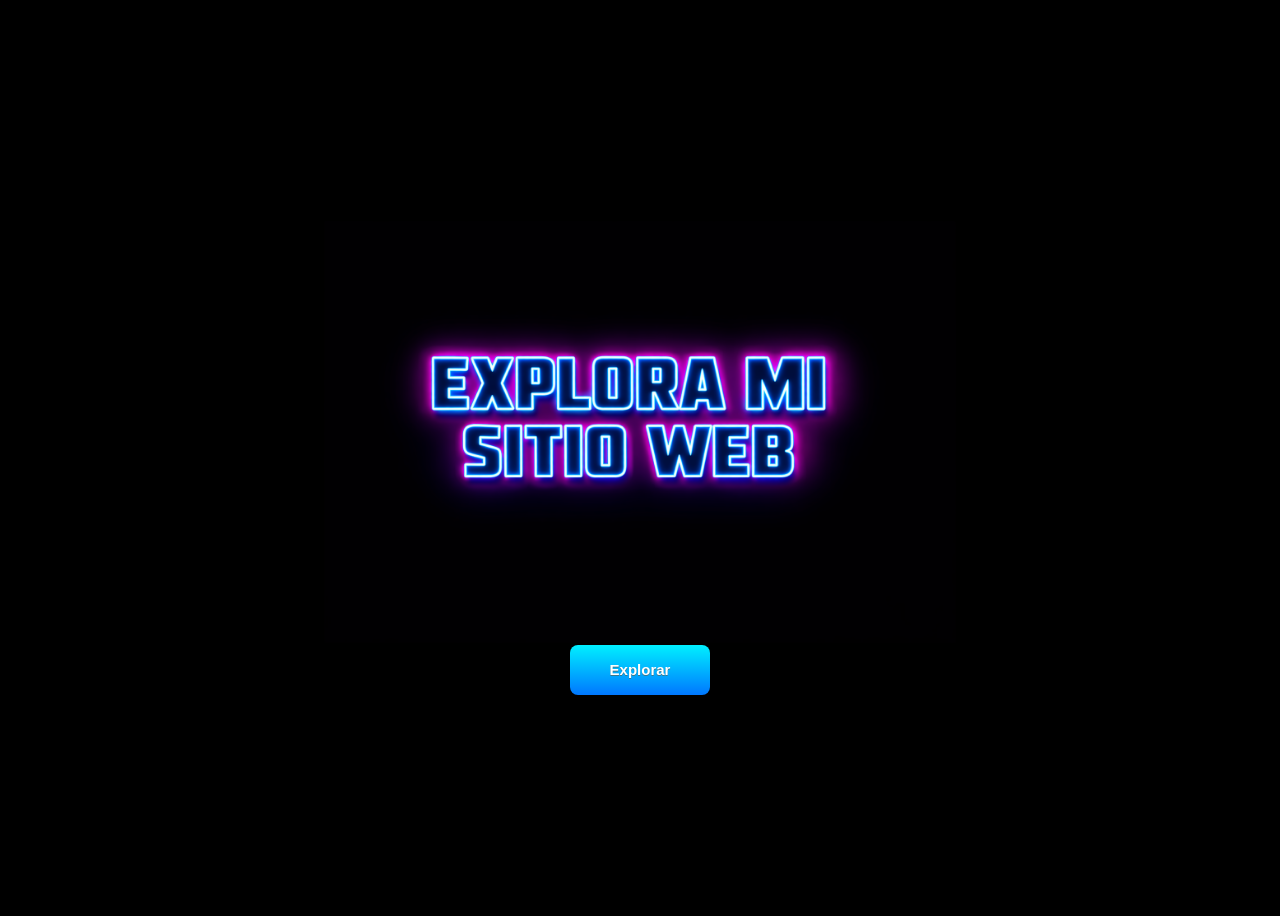
<file: index.html>
<!DOCTYPE html> <!-- Indica que el documento es HTML5, la versión estándar actual -->

<html lang="es"> <!-- Abre el documento HTML y especifica que el idioma principal es español -->
<head><!-- Sección de cabecera: aquí van configuraciones y enlaces, no contenido visible -->

    <meta charset="UTF-8"> <!-- Define la codificación de caracteres como UTF-8, para que se muestren bien acentos y caracteres especiales -->

    <meta name="viewport" content="width=device-width, initial-scale=1.0"> <!-- Hace que la página sea responsive: adapta el contenido al ancho de la pantalla del dispositivo -->

    <Title>Prototipo Web</Title> <!-- Título de la página, aparece en la pestaña del navegador -->
    <link rel="stylesheet" href="style.css"> <!-- Conecta el archivo CSS externo llamado style.css, donde están los estilos visuales -->

</head>
<body> <!-- Sección visible de la página: aquí va el contenido que el usuario ve -->
    <img src="imagenes/titulo.png" alt="Explora mi sitio web"> 
    <!-- Inserta una imagen (tu título en PNG). El atributo alt describe la imagen si no se carga -->
    <a href="Servicios/servicios.html" class="buttonClass">Explorar</a> <!-- Crea un botón. -->
</body> <!-- Cierra la sección visible de la página -->
</file>
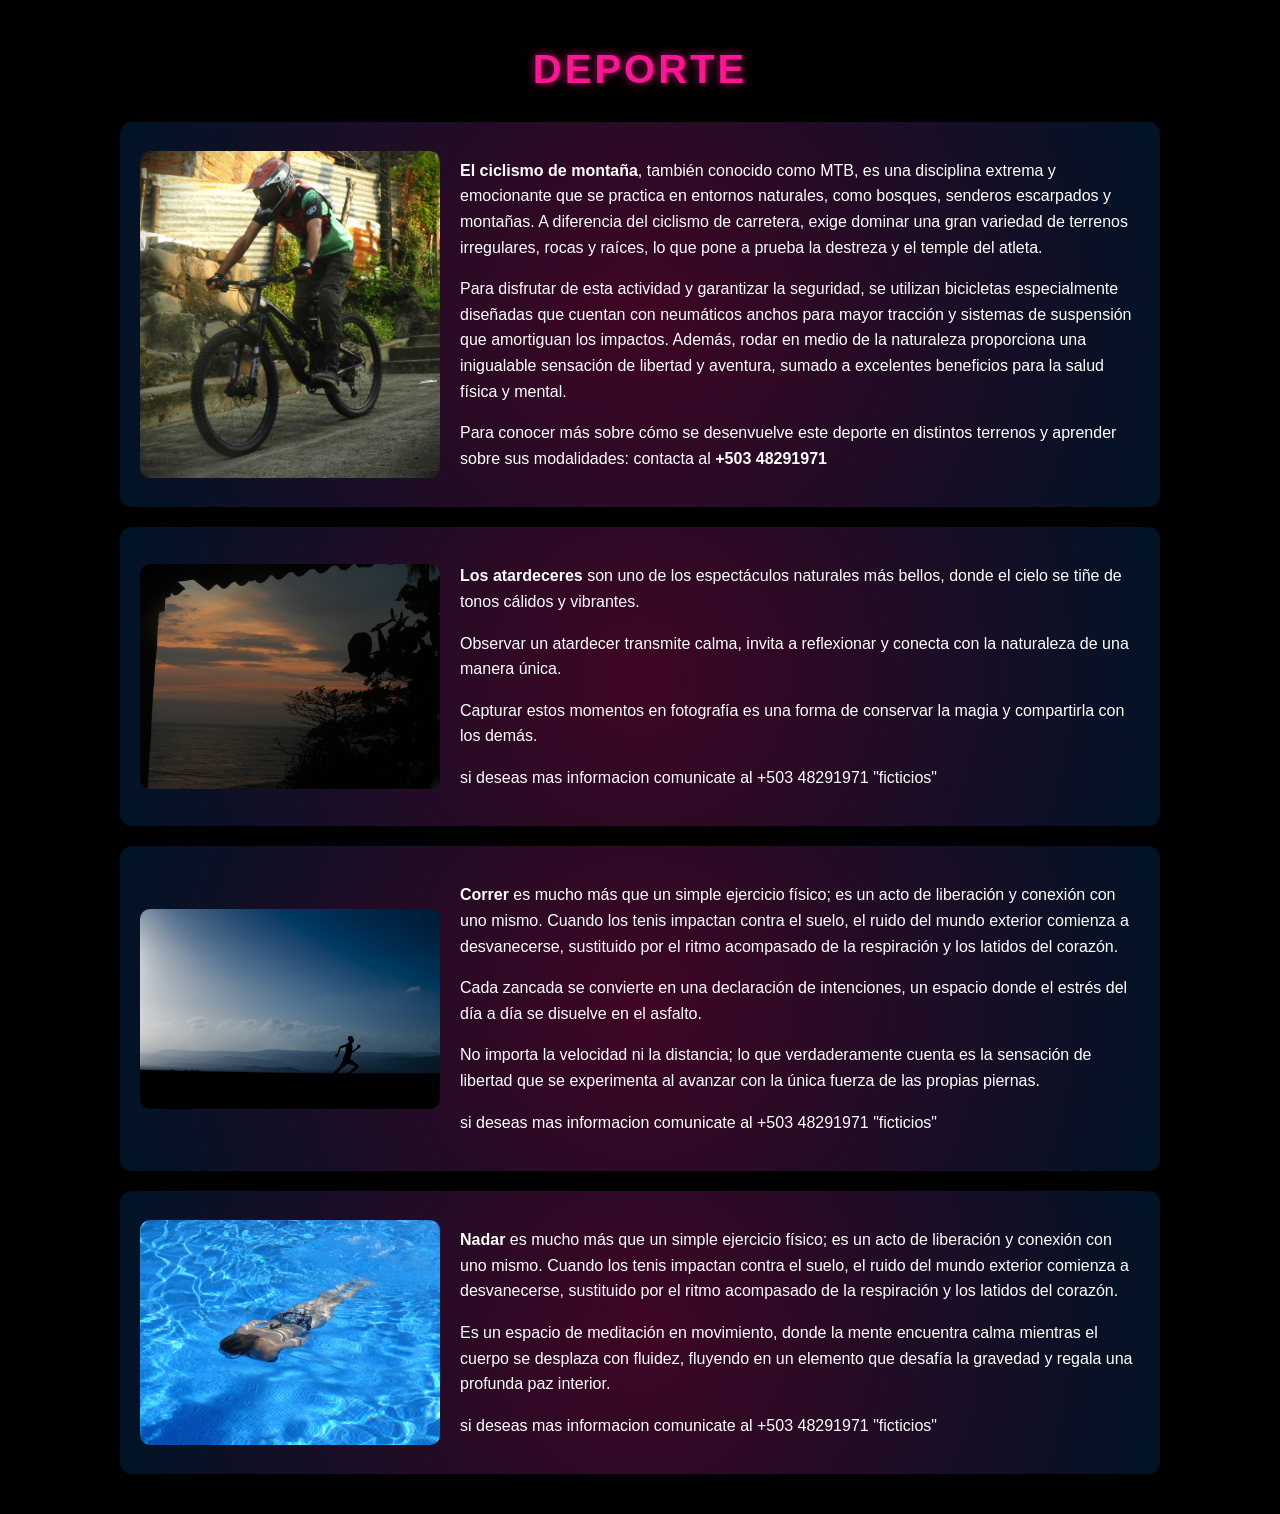
<file: Servicios/deporte.html>
<!DOCTYPE html>
<html lang="es">
<head>
    <meta charset="UTF-8">
    <meta name="viewport" content="width=device-width, initial-scale=1.0">
    <title>Deporte</title>
     <link rel="stylesheet" href="deporte.css"> <!-- Enlaza tu hoja de estilos CSS -->
</head>
<body> <!-- Apertura del cuerpo del documento: todo lo visible en la página va aquí -->

    <h1>Deporte</h1> <!-- Encabezado principal de nivel 1, muestra el título "Deporte" -->

    <div class="card"> <!-- Contenedor principal con clase "card", agrupa imagen y texto como una tarjeta -->

        <img src="../imagenes/Manuel.JPG" alt="Manuel"> <!-- Imagen de la tarjeta: 
             - src: ruta del archivo de imagen 
             - alt: texto alternativo si la imagen no carga -->

        <div class="card-text"> <!-- Contenedor del texto dentro de la tarjeta -->

            <p><strong>El ciclismo de montaña</strong>, también conocido como MTB, 
            es una disciplina extrema y emocionante que se practica en entornos naturales, 
            como bosques, senderos escarpados y montañas. 
            A diferencia del ciclismo de carretera, exige dominar una gran variedad de terrenos irregulares, 
            rocas y raíces, lo que pone a prueba la destreza y el temple del atleta.</p> <!-- Primer párrafo descriptivo, con <strong> para resaltar -->

            <p>Para disfrutar de esta actividad y garantizar la seguridad, 
            se utilizan bicicletas especialmente diseñadas que cuentan con neumáticos anchos para mayor tracción 
            y sistemas de suspensión que amortiguan los impactos. 
            Además, rodar en medio de la naturaleza proporciona una inigualable sensación de libertad y aventura, 
            sumado a excelentes beneficios para la salud física y mental.</p> <!-- Segundo párrafo: explica equipamiento y beneficios -->

            <p>Para conocer más sobre cómo se desenvuelve este deporte en distintos terrenos 
            y aprender sobre sus modalidades: contacta al <strong>+503 48291971</strong></p> <!-- Tercer párrafo: información de contacto, número resaltado -->

        </div> <!-- Cierre del contenedor de texto -->

    </div> <!-- Cierre del contenedor de la tarjeta -->
    <!-- Tarjeta 2: Atardeceres -->
    <div class="card">
        <img src="../imagenes/atardecer.JPG" alt="atardecer"> <!-- Imagen del atardecer -->
        <div class="card-text">
            <p><strong>Los atardeceres</strong> son uno de los espectáculos naturales más bellos, donde el cielo se tiñe de tonos cálidos y vibrantes.</p>
            <p>Observar un atardecer transmite calma, invita a reflexionar y conecta con la naturaleza de una manera única.</p>
            <p>Capturar estos momentos en fotografía es una forma de conservar la magia y compartirla con los demás.</p>
            <p>si deseas mas informacion comunicate al +503 48291971 "ficticios"</p>
        </div>
    </div>

    <!-- Tarjeta 3: correr -->
    <div class="card">
        <img src="../imagenes/correr.jpg" alt="correr"> <!-- Imagen del atardecer -->
        <div class="card-text">
            <p><strong>Correr</strong> es mucho más que un simple ejercicio físico; es un acto de liberación y conexión con uno mismo. Cuando los tenis impactan contra el suelo, el ruido del mundo exterior comienza a desvanecerse, sustituido por el ritmo acompasado de la respiración y los latidos del corazón.</p>
            <p>Cada zancada se convierte en una declaración de intenciones, un espacio donde el estrés del día a día se disuelve en el asfalto.</p>
            <p>No importa la velocidad ni la distancia; lo que verdaderamente cuenta es la sensación de libertad que se experimenta al avanzar con la única fuerza de las propias piernas.</p>
            <p>si deseas mas informacion comunicate al +503 48291971 "ficticios"</p>
        </div>
    </div>

    <!-- Tarjeta 4: nadar -->
    <div class="card">
        <img src="../imagenes/nadar.jpg" alt="nadar"> <!-- Imagen del atardecer -->
        <div class="card-text">
            <p><strong>Nadar</strong> es mucho más que un simple ejercicio físico; es un acto de liberación y conexión con uno mismo. Cuando los tenis impactan contra el suelo, el ruido del mundo exterior comienza a desvanecerse, sustituido por el ritmo acompasado de la respiración y los latidos del corazón.</p>
            <p>Es un espacio de meditación en movimiento, donde la mente encuentra calma mientras el cuerpo se desplaza con fluidez, fluyendo en un elemento que desafía la gravedad y regala una profunda paz interior.</p>
            <p>si deseas mas informacion comunicate al +503 48291971 "ficticios"</p>
        </div>
    </div>

</body> <!-- Cierre del cuerpo del documento -->

</html>
</file>
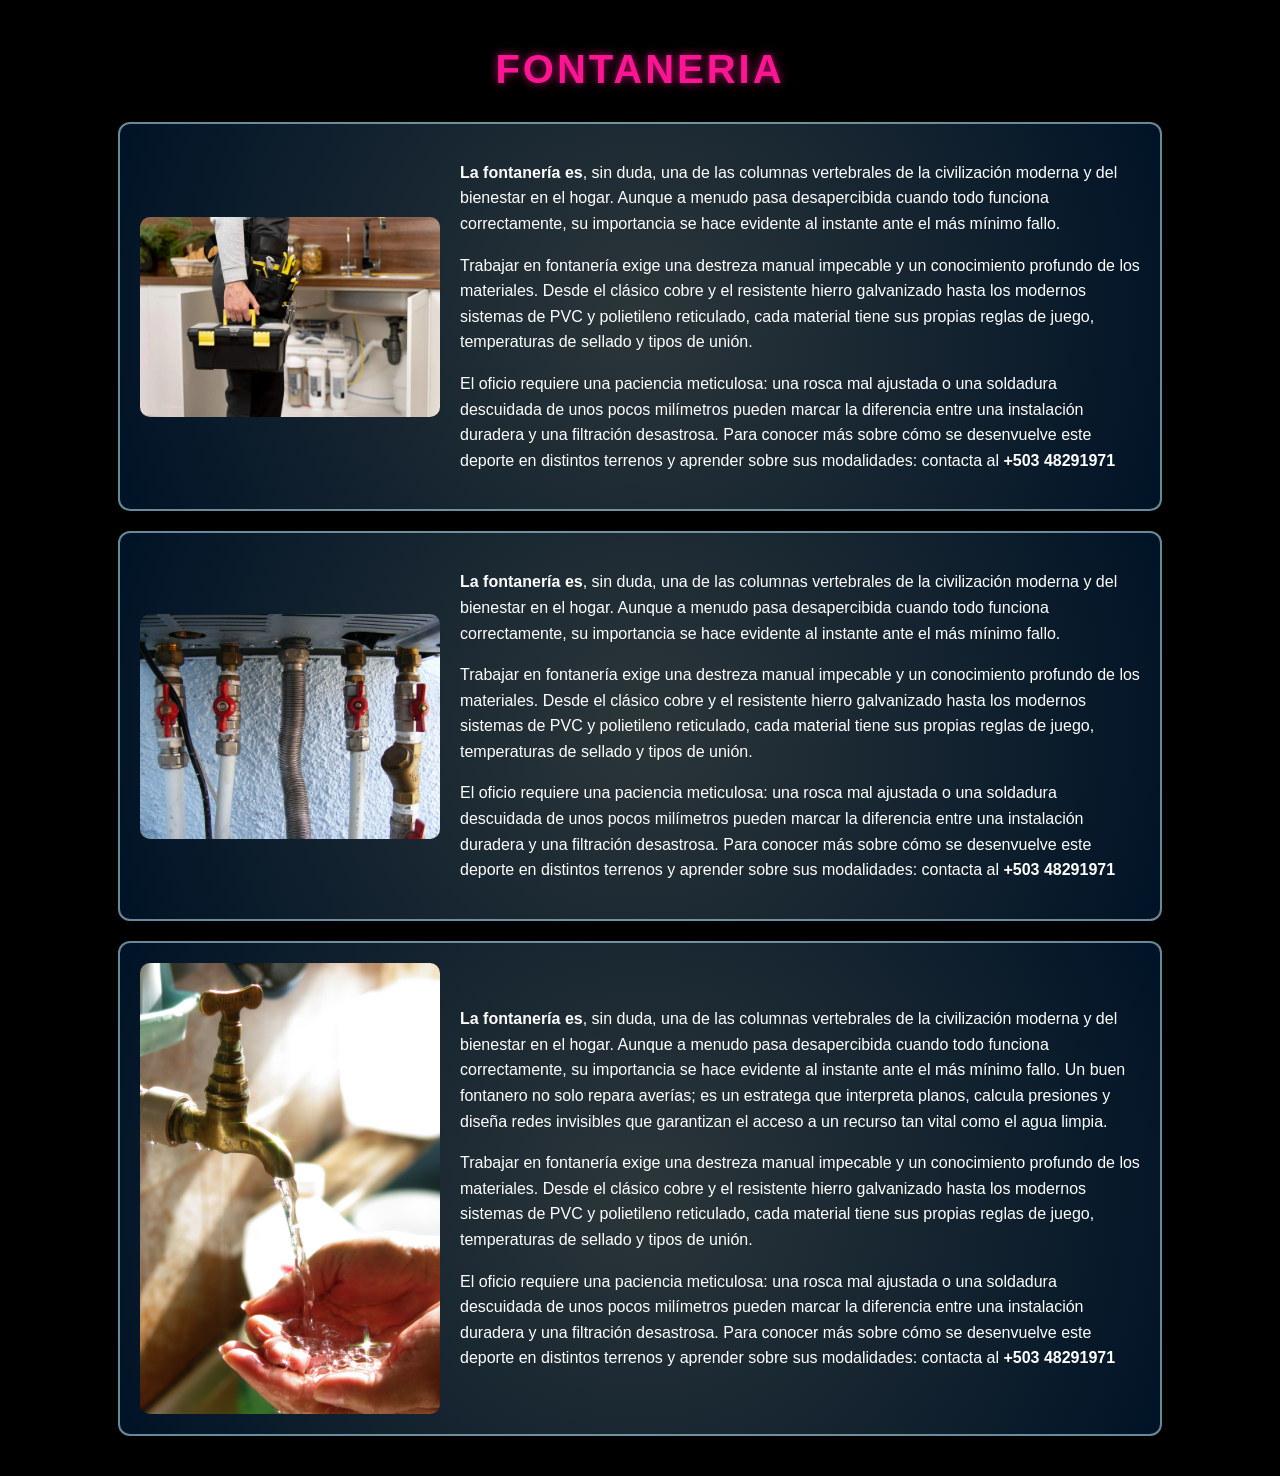
<file: Servicios/fontaneria.html>
<!DOCTYPE html>
<html lang="es">
<head>
<meta charset="UTF-8">
<meta name="viewport" content="width=device-width, initial-scale=1.0">
<title>Fontaneria</title>
<link rel="stylesheet" href="fontaneria.css"> <!-- Enlaza tu hoja de estilos CSS -->
</head>
<body>	
	<body><!-- Apertura del cuerpo del documento: todo lo visible en la página va aquí -->

    <h1>Fontaneria</h1> <!-- Encabezado principal de nivel 1, muestra el título "Deporte" -->

    <div class="card"> <!-- Contenedor principal con clase "card", agrupa imagen y texto como una tarjeta -->

        <img src="../imagenes/herramientas.png" alt="herramientas"> <!-- Imagen de la tarjeta: 
             - src: ruta del archivo de imagen 
             - alt: texto alternativo si la imagen no carga -->

        <div class="card-text"> <!-- Contenedor del texto dentro de la tarjeta -->

            <p><strong>La fontanería es</strong>, sin duda, una de las columnas vertebrales de la civilización moderna y del bienestar en el hogar. Aunque a menudo pasa desapercibida cuando todo funciona correctamente, su importancia se hace evidente al instante ante el más mínimo fallo.</p> <!-- Primer párrafo descriptivo, con <strong> para resaltar -->

            <p>Trabajar en fontanería exige una destreza manual impecable y un conocimiento profundo de los materiales. Desde el clásico cobre y el resistente hierro galvanizado hasta los modernos sistemas de PVC y polietileno reticulado, cada material tiene sus propias reglas de juego, temperaturas de sellado y tipos de unión.</p> <!-- Segundo párrafo: explica equipamiento y beneficios -->

            <p>El oficio requiere una paciencia meticulosa: una rosca mal ajustada o una soldadura descuidada de unos pocos milímetros pueden marcar la diferencia entre una instalación duradera y una filtración desastrosa. Para conocer más sobre cómo se desenvuelve este deporte en distintos terrenos 
            y aprender sobre sus modalidades: contacta al <strong>+503 48291971</strong></p> <!-- Tercer párrafo: información de contacto, número resaltado -->

        </div> <!-- Cierre del contenedor de texto -->
        </div> <!-- Cierre del contenedor de la tarjeta -->

         <div class="card"> <!-- Contenedor principal con clase "card", agrupa imagen y texto como una tarjeta -->

        <img src="../imagenes/tubo.jpg" alt="tubo"> <!-- Imagen de la tarjeta: 
             - src: ruta del archivo de imagen 
             - alt: texto alternativo si la imagen no carga -->

        <div class="card-text"> <!-- Contenedor del texto dentro de la tarjeta -->

            <p><strong>La fontanería es</strong>, sin duda, una de las columnas vertebrales de la civilización moderna y del bienestar en el hogar. Aunque a menudo pasa desapercibida cuando todo funciona correctamente, su importancia se hace evidente al instante ante el más mínimo fallo. </p> <!-- Primer párrafo descriptivo, con <strong> para resaltar -->

            <p>Trabajar en fontanería exige una destreza manual impecable y un conocimiento profundo de los materiales. Desde el clásico cobre y el resistente hierro galvanizado hasta los modernos sistemas de PVC y polietileno reticulado, cada material tiene sus propias reglas de juego, temperaturas de sellado y tipos de unión.</p> <!-- Segundo párrafo: explica equipamiento y beneficios -->

            <p>El oficio requiere una paciencia meticulosa: una rosca mal ajustada o una soldadura descuidada de unos pocos milímetros pueden marcar la diferencia entre una instalación duradera y una filtración desastrosa. Para conocer más sobre cómo se desenvuelve este deporte en distintos terrenos 
            y aprender sobre sus modalidades: contacta al <strong>+503 48291971</strong></p> <!-- Tercer párrafo: información de contacto, número resaltado -->

        </div> <!-- Cierre del contenedor de texto -->
        </div> <!-- Cierre del contenedor de la tarjeta -->

        <div class="card"> <!-- Contenedor principal con clase "card", agrupa imagen y texto como una tarjeta -->

        <img src="../imagenes/chorro.jpg" alt="chorro"> <!-- Imagen de la tarjeta: 
             - src: ruta del archivo de imagen 
             - alt: texto alternativo si la imagen no carga -->

        <div class="card-text"> <!-- Contenedor del texto dentro de la tarjeta -->

            <p><strong>La fontanería es</strong>, sin duda, una de las columnas vertebrales de la civilización moderna y del bienestar en el hogar. Aunque a menudo pasa desapercibida cuando todo funciona correctamente, su importancia se hace evidente al instante ante el más mínimo fallo. Un buen fontanero no solo repara averías; es un estratega que interpreta planos, calcula presiones y diseña redes invisibles que garantizan el acceso a un recurso tan vital como el agua limpia.</p> <!-- Primer párrafo descriptivo, con <strong> para resaltar -->

            <p>Trabajar en fontanería exige una destreza manual impecable y un conocimiento profundo de los materiales. Desde el clásico cobre y el resistente hierro galvanizado hasta los modernos sistemas de PVC y polietileno reticulado, cada material tiene sus propias reglas de juego, temperaturas de sellado y tipos de unión.</p> <!-- Segundo párrafo: explica equipamiento y beneficios -->

            <p>El oficio requiere una paciencia meticulosa: una rosca mal ajustada o una soldadura descuidada de unos pocos milímetros pueden marcar la diferencia entre una instalación duradera y una filtración desastrosa. Para conocer más sobre cómo se desenvuelve este deporte en distintos terrenos 
            y aprender sobre sus modalidades: contacta al <strong>+503 48291971</strong></p> <!-- Tercer párrafo: información de contacto, número resaltado -->

        </div> <!-- Cierre del contenedor de texto -->
        </div> <!-- Cierre del contenedor de la tarjeta -->
</body>
</html>
</file>
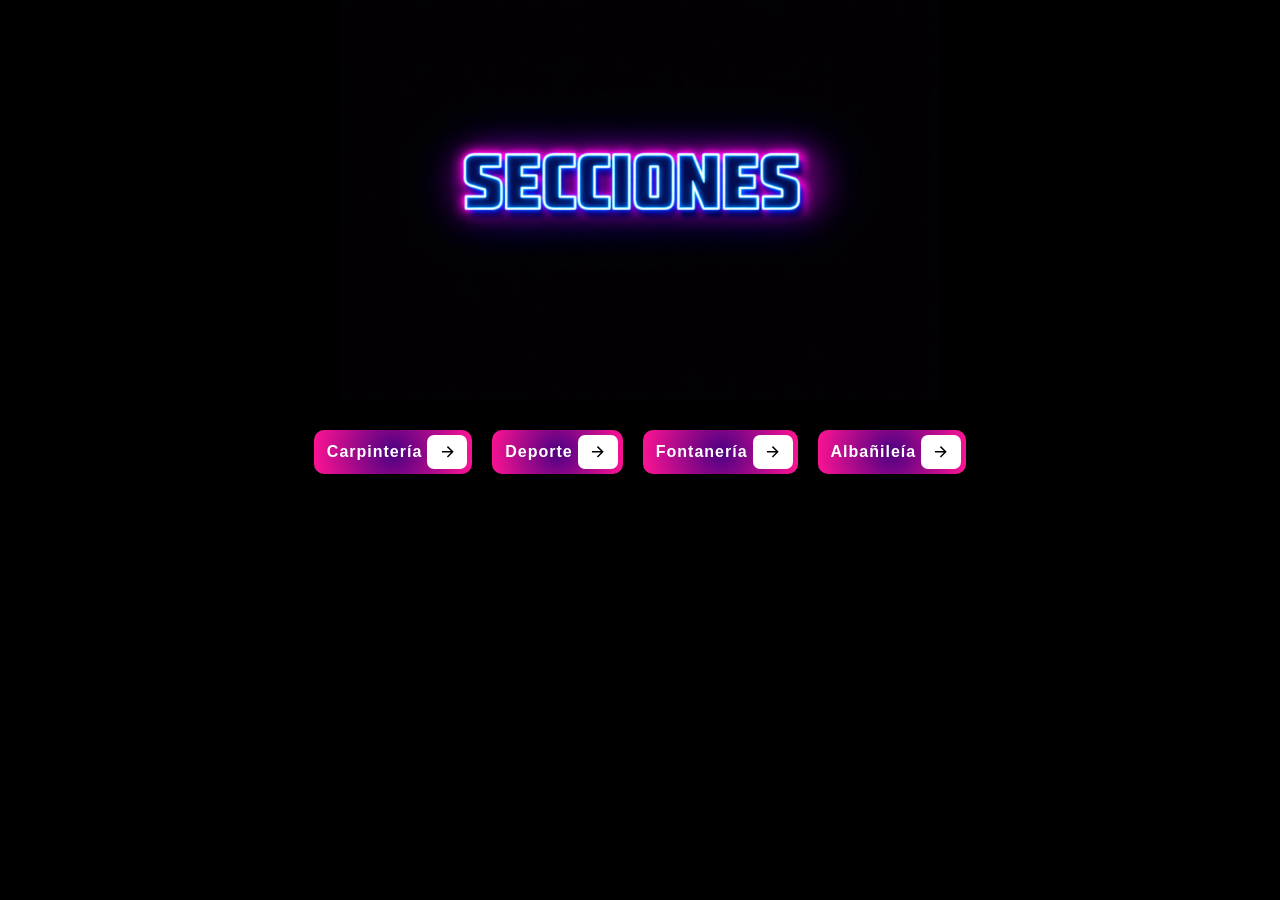
<file: Servicios/servicios.html>
<!DOCTYPE html> <!-- Define el tipo de documento: HTML5 -->
<html lang="es"> <!-- Indica que el contenido está en español -->
<head>
    <meta charset="UTF-8"> <!-- Configura la codificación de caracteres (UTF-8) -->
    <meta name="viewport" content="width=device-width, initial-scale=1.0"> <!-- Hace que la página sea responsive en móviles -->
    <title>Secciones</title> <!-- Título que aparece en la pestaña del navegador -->
    <link rel="stylesheet" href="servicios.css"> <!-- Enlaza tu hoja de estilos CSS -->
</head>
<body>
   <div class="contenedor"> <!-- Contenedor principal que agrupa título y botones -->

    <!-- Imagen del título principal -->
    <img src="../imagenes/secciones.png" alt="titulo-secciones" class="titulo-secciones"> 
    <!-- Muestra la imagen "secciones.png" como encabezado visual -->

    <!-- Contenedor de las secciones -->
    <div class="secciones"> <!-- Agrupa los botones de navegación -->

        <!-- Botón Carpintería -->
        <a href="carpinteria.html" class="btn-155"> <!-- Enlace que lleva a carpinteria.html -->
            <span class="button-icon"> <!-- Contenedor del ícono dentro del botón -->
                <svg xmlns="http://www.w3.org/2000/svg" fill="currentcolor" viewBox="0 0 24 24"> <!-- Ícono SVG de flecha -->
                    <path d="M16.1716 10.9999L10.8076 5.63589L12.2218 4.22168L20 11.9999L12.2218 19.778L10.8076 18.3638L16.1716 12.9999H4V10.9999H16.1716Z"></path>
                </svg>
            </span>
            <span class="button-text">Carpintería</span> <!-- Texto visible del botón -->
        </a>

        <!-- Botón Deporte -->
        <a href="deporte.html" class="btn-155"> <!-- Enlace que lleva a deporte.html -->
            <span class="button-icon"> <!-- Ícono dentro del botón -->
                <svg xmlns="http://www.w3.org/2000/svg" fill="currentcolor" viewBox="0 0 24 24">
                    <path d="M16.1716 10.9999L10.8076 5.63589L12.2218 4.22168L20 11.9999L12.2218 19.778L10.8076 18.3638L16.1716 12.9999H4V10.9999H16.1716Z"></path>
                </svg>
            </span>
            <span class="button-text">Deporte</span> <!-- Texto visible del botón -->
        </a>

        <!-- Botón Fontanería -->
        <a href="fontaneria.html" class="btn-155"> <!-- Enlace que lleva a fontaneria.html -->
            <span class="button-icon"> <!-- Ícono dentro del botón -->
                <svg xmlns="http://www.w3.org/2000/svg" fill="currentcolor" viewBox="0 0 24 24">
                    <path d="M16.1716 10.9999L10.8076 5.63589L12.2218 4.22168L20 11.9999L12.2218 19.778L10.8076 18.3638L16.1716 12.9999H4V10.9999H16.1716Z"></path>
                </svg>
            </span>
            <span class="button-text">Fontanería</span> <!-- Texto visible del botón -->
        </a>

        </a>

        <!-- Botón albañileria -->
        <a href="fontaneria.html" class="btn-155"> <!-- Enlace que lleva a fontaneria.html -->
            <span class="button-icon"> <!-- Ícono dentro del botón -->
                <svg xmlns="http://www.w3.org/2000/svg" fill="currentcolor" viewBox="0 0 24 24">
                    <path d="M16.1716 10.9999L10.8076 5.63589L12.2218 4.22168L20 11.9999L12.2218 19.778L10.8076 18.3638L16.1716 12.9999H4V10.9999H16.1716Z"></path>
                </svg>
            </span>
            <span class="button-text">Albañileía</span> <!-- Texto visible del botón -->
        </a>
    </div> <!-- Cierre del contenedor de secciones -->
</div> <!-- Cierre del contenedor principal -->

</body>
</html>
</file>
<file: style.css>
body {
  display: flex;              /* Convierte el body en un contenedor flexbox */
  flex-direction: column;     /* Coloca los elementos uno debajo del otro (verticalmente) */
  justify-content: center;    /* Centra los elementos verticalmente en la pantalla */
  align-items: center;        /* Centra los elementos horizontalmente */
  min-height: 100vh;          /* Hace que el body ocupe toda la altura de la ventana (viewport height) */
  background-color: #000;     /* Fondo negro sólido en toda la página */
  overflow: hidden;           /* Evita que el contenido se desborde fuera de la pantalla */
}

img {
  max-width: 90%;             /* La imagen nunca será más ancha que el 90% del ancho disponible */
  height: auto;               /* Mantiene la proporción original de la imagen */
  display: block;             /* Elimina espacios extra alrededor de la imagen */
  margin: 0 auto;             /* Centra la imagen horizontalmente */
}

.buttonClass {
  text-decoration: none;   /* quita subrayado de los enlaces */
  display: inline-block;   /* hace que se comporte como botón */
  line-height: 50px;       /* centra el texto verticalmente (ajusta al alto que uses) */
  text-align: center;      /* centra el texto horizontalmente */
  font-size: 15px;            /* Tamaño del texto dentro del botón */
  font-family: Arial;         /* Fuente del texto */
  width: 140px;               /* Ancho fijo del botón */
  height: 50px;               /* Alto fijo del botón */
  border-width: 1px;          /* Grosor del borde */
  color: #fff;                /* Color del texto (blanco) */
  border-color: #599bb3;      /* Color del borde */
  font-weight: bold;          /* Texto en negrita */
  border-radius: 8px;         /* Bordes redondeados */
  text-shadow: 0px 1px 0px #3d768a; /* Sombra ligera detrás del texto */
  background: linear-gradient(#00f0ff, #0077ff); /* Fondo degradado azul */
  margin-top: 2px;           /* Espacio entre el botón y la imagen/título */
  transition: box-shadow 0.5s ease, background 0.5s ease; /* ✨ Transición suave para el box-shadow y el fondo */
}

.buttonClass:hover {
  background: linear-gradient(#599bb3, #408c99); /* Cambia el degradado al pasar el mouse */
  box-shadow: 0px 3px 14px 15px #00f0ff; /* Aparece la sombra al pasar el mouse */
}

@media (min-width: 1024px) {
  img {
    max-width: 50%;           /* En pantallas grandes (PC), la imagen se reduce al 50% del ancho */
  }
}
</file>
<file: Servicios/deporte.css>
/* ======== ESTILO PARA ENCABEZADOS H1 ======== */
h1 {
    font-size: 2.5em;                  /* 🔥 Texto más grande para destacar */
    text-align: center;                /* Centrado en la página */
    color: #ff1493;                    /* Rosa fucsia intenso */
    text-transform: uppercase;         /* Convierte el texto a mayúsculas */
    letter-spacing: 3px;               /* Espaciado entre letras para elegancia */
    margin-bottom: 30px;               /* Espacio debajo del título */
    text-shadow: 0 0 10px rgba(255, 20, 147, 0.7); /* 🔥 Sombra brillante fucsia */
}


/* ======== ESTILOS GENERALES ======== */
body {
    background-color: #000;   /* Fondo negro sólido */
    font-family: Arial, sans-serif; /* Fuente limpia */
    color: #fff;              /* Texto blanco */
    margin: 0;
    padding: 20px;
}

/* ======== TARJETA DE INFORMACIÓN ======== */
.card {
    display: flex;                     /* Imagen y texto en fila (PC/Laptop) */
    align-items: center;               /* Centra verticalmente imagen y texto */
    gap: 20px;                         /* Espacio entre imagen y texto */

    /* 🔥 MODIFICADO: gradiente radial entre fucsia y azul con transparencia */
    background: radial-gradient(circle at center, 
    rgba(255, 20, 147, 0.25),   /* Fucsia claro (DeepPink) con 25% de opacidad */
    rgba(0, 128, 255, 0.15));   /* Azul intenso con 15% de opacidad */


    border-radius: 12px;               /* Bordes redondeados */
    padding: 20px;                     /* Espacio interno */
    max-width: 1000px;                 /* Ancho máximo de la tarjeta */
    margin: 20px auto;                 /* Centrada en la página */
}

/* Imagen dentro de la tarjeta */
.card img {
    max-width: 300px;                  /* Tamaño máximo de la imagen */
    border-radius: 10px;               /* Bordes redondeados */
    flex-shrink: 0;                     /* La imagen no se reduce demasiado */
}

/* Texto dentro de la tarjeta */
.card-text {
    flex: 1;                           /* El texto ocupa el espacio restante */
    line-height: 1.6;                  /* Espaciado entre líneas */
}

/* ======== RESPONSIVE PARA MÓVILES ======== */
@media (max-width: 768px) {
    .card {
        flex-direction: column;        /* Imagen arriba, texto abajo */
        text-align: center;            /* Centra el texto en móvil */
    }

    .card img {
        max-width: 100%;               /* Imagen ocupa todo el ancho disponible */
    }

    .card-text {
        margin-top: 15px;              /* Espacio entre imagen y texto */
    }
}
</file>
<file: Servicios/fontaneria.css>
/* ======== ESTILO PARA ENCABEZADOS H1 ======== */
h1 {
    font-size: 2.5em;                  /* 🔥 Texto más grande para destacar */
    text-align: center;                /* Centrado en la página */
    color: #ff1493;                    /* Rosa fucsia intenso */
    text-transform: uppercase;         /* Convierte el texto a mayúsculas */
    letter-spacing: 3px;               /* Espaciado entre letras para elegancia */
    margin-bottom: 30px;               /* Espacio debajo del título */
    text-shadow: 0 0 10px rgba(255, 20, 147, 0.7); /* 🔥 Sombra brillante fucsia */
}


/* ======== ESTILOS GENERALES ======== */
body {
    background-color: #000;   /* Fondo negro sólido */
    font-family: Arial, sans-serif; /* Fuente limpia */
    color: #fff;              /* Texto blanco */
    margin: 0;
    padding: 20px;
}

/* ======== TARJETA DE INFORMACIÓN ======== */
.card {
    display: flex;                     /* Imagen y texto en fila (PC/Laptop) */
    align-items: center;               /* Centra verticalmente imagen y texto */
    gap: 20px;                         /* Espacio entre imagen y texto */
    /* 🔥 MODIFICADO: en lugar de solo color plano, ahora usamos un gradiente radial */
    background: radial-gradient(circle at center, 
        rgba(173, 216, 230, 0.25),     /* Celestito claro con transparencia */
        rgba(0, 128, 255, 0.15));      /* Azul más intenso, también transparente */
    border: 2px solid rgba(173, 216, 230, 0.6);  /* Borde celeste más grueso */
    border-radius: 12px;               /* Bordes redondeados */
    padding: 20px;                     /* Espacio interno */
    max-width: 1000px;                 /* Ancho máximo de la tarjeta */
    margin: 20px auto;                 /* Centrada en la página */
}

/* Imagen dentro de la tarjeta */
.card img {
    max-width: 300px;                  /* Tamaño máximo de la imagen */
    border-radius: 10px;               /* Bordes redondeados */
    flex-shrink: 0;                     /* La imagen no se reduce demasiado */
}

/* Texto dentro de la tarjeta */
.card-text {
    flex: 1;                           /* El texto ocupa el espacio restante */
    line-height: 1.6;                  /* Espaciado entre líneas */
}

/* ======== RESPONSIVE PARA MÓVILES ======== */
@media (max-width: 768px) {
    .card {
        flex-direction: column;        /* Imagen arriba, texto abajo */
        text-align: center;            /* Centra el texto en móvil */
    }

    .card img {
        max-width: 100%;               /* Imagen ocupa todo el ancho disponible */
    }

    .card-text {
        margin-top: 15px;              /* Espacio entre imagen y texto */
    }
}
</file>
<file: Servicios/servicios.css>
/* ==================== CONFIGURACIÓN GENERAL ==================== */
body {
    margin: 0;                   /* Elimina márgenes por defecto del navegador */
    padding: 0;                  /* Elimina relleno por defecto */
    background-color: #000;      /* Fondo negro uniforme */
    overflow-x: hidden;          /* 🔥 Evita la barra horizontal innecesaria */
}

/* Contenedor principal */
.contenedor {
    display: flex;               /* Activa flexbox */
    flex-direction: column;      /* Organiza en columna: primero la imagen, luego los botones */
    align-items: center;         /* Centra horizontalmente todo el contenido */
    justify-content: center;     /* Centra verticalmente si hay espacio */
    text-align: center;          /* Centra el texto dentro de los elementos */
    width: 100%;                 /* Ocupa todo el ancho disponible */
    box-sizing: border-box;      /* Incluye padding/border en el cálculo del ancho */
}

/* Imagen del título centrada */
.titulo-secciones {
    display: block;              /* Se comporta como bloque */
    margin-left: auto;           /* Empuja hacia la derecha */
    margin-right: auto;          /* Empuja hacia la izquierda → queda centrada */
    margin-bottom: 30px;         /* Espacio debajo de la imagen */
    max-width: 600px;            /* Limita el ancho máximo */
    width: 100%;                 /* 🔥 Ocupa todo el ancho disponible del contenedor */
    height: auto;                /* Mantiene proporción de la imagen */
}



/* ==================== BOTONES ==================== */
.secciones {
    display: flex;               /* Botones en fila */
    justify-content: center;     /* Centrado horizontal */
    gap: 20px;                   /* Espacio entre botones */
    flex-wrap: wrap;             /* Que bajen si no caben en una sola fila */
}

/* Responsive: en móviles se apilan */
@media (max-width: 768px) {
    .secciones {
        flex-direction: column;  /* Botones en columna */
        align-items: center;     /* Centra los botones */
    }
}

/* ======== BOTÓN ESTILIZADO ======== */
/* 🔥 Aplica estilo tanto a <button> como a <a> */
a.btn-155, button.btn-155 {
    background: #00a1ff;         /* Color de fondo base (azul) */
    color: white;                /* Texto en blanco */
    font-size: 16px;             /* Tamaño de fuente */
    border-radius: 10px;         /* Bordes redondeados */
    border: none;                /* Sin borde externo */
    letter-spacing: 1px;         /* Espaciado entre letras */
    padding: 13px 50px 13px 13px;/* Espaciado interno: más ancho a la derecha para el ícono */
    overflow: hidden;            /* Oculta contenido que se salga del área del botón */
    position: relative;          /* Necesario para posicionar el ícono dentro del botón */
    font-family: Arial, Helvetica, sans-serif; /* Fuente limpia */
    cursor: pointer;             /* Cursor tipo “mano” al pasar encima */
    text-decoration: none;       /* 🔥 Quita el subrayado en <a> */
    user-select: none;           /* Evita seleccionar el texto del botón */
    display: inline-flex;        /* Flexbox interno para alinear ícono y texto */
    justify-content: center;     /* Centra el contenido horizontalmente */
    align-items: center;         /* Centra el contenido verticalmente */
    font-weight: bold;           /* Texto en negrita */
    background-image: radial-gradient(circle at center center, #4b0082, #ff1493); /* Morado a fucsia */
}

/* Icono dentro del botón */
.btn-155 .button-icon {
    background: #ffffff;         /* Fondo blanco para el ícono */
    position: absolute;          /* Posición absoluta dentro del botón */
    display: flex;               /* Flexbox para centrar el SVG */
    align-items: center;         /* Centra verticalmente el SVG */
    justify-content: center;     /* Centra horizontalmente el SVG */
    width: 40px;                 /* Ancho inicial del contenedor del ícono */
    border-radius: 7px;          /* Bordes redondeados del contenedor del ícono */
    right: 5px;                  /* Separación de 5px desde el borde derecho */
    top: 5px;                    /* Separación de 5px desde arriba */
    bottom: 5px;                 /* Separación de 5px desde abajo */
    transition: all 0.3s;        /* Transición suave en hover/active */
}

/* Hover: el icono se expande */
.btn-155:hover .button-icon {
    width: calc(100% - 10px);    /* El ícono se expande casi al ancho completo del botón */
}

/* SVG dentro del icono */
.btn-155 .button-icon svg {
    width: 1.1em;                /* Tamaño del ícono SVG */
    transition: transform 0.3s;  /* Transición suave al mover el ícono */
    color: #000000;              /* Color negro del ícono */
}

/* Hover: el SVG se mueve un poco */
.btn-155:hover .button-icon svg {
    transform: translateX(0.1em);/* El ícono se desplaza ligeramente a la derecha */
}

/* Active: efecto de presión */
.btn-155:active .button-icon {
    transform: scale(0.95);      /* El ícono se reduce un poco al hacer clic */
}

/* Estado deshabilitado */
a.btn-155:disabled, button.btn-155:disabled {
    pointer-events: none;        /* Desactiva interacción */
    opacity: .65;                /* Botón más transparente */
    color: #666666;              /* Texto gris */
    background: #dcdcdc;         /* Fondo gris claro */
    text-shadow: none;           /* Sin sombra de texto */
    box-shadow: none;            /* Sin sombra externa */
}

a.btn-155:disabled .button-icon,
button.btn-155:disabled .button-icon {
    background: #cccccc;         /* Fondo gris para el ícono en estado deshabilitado */
}
</file>
